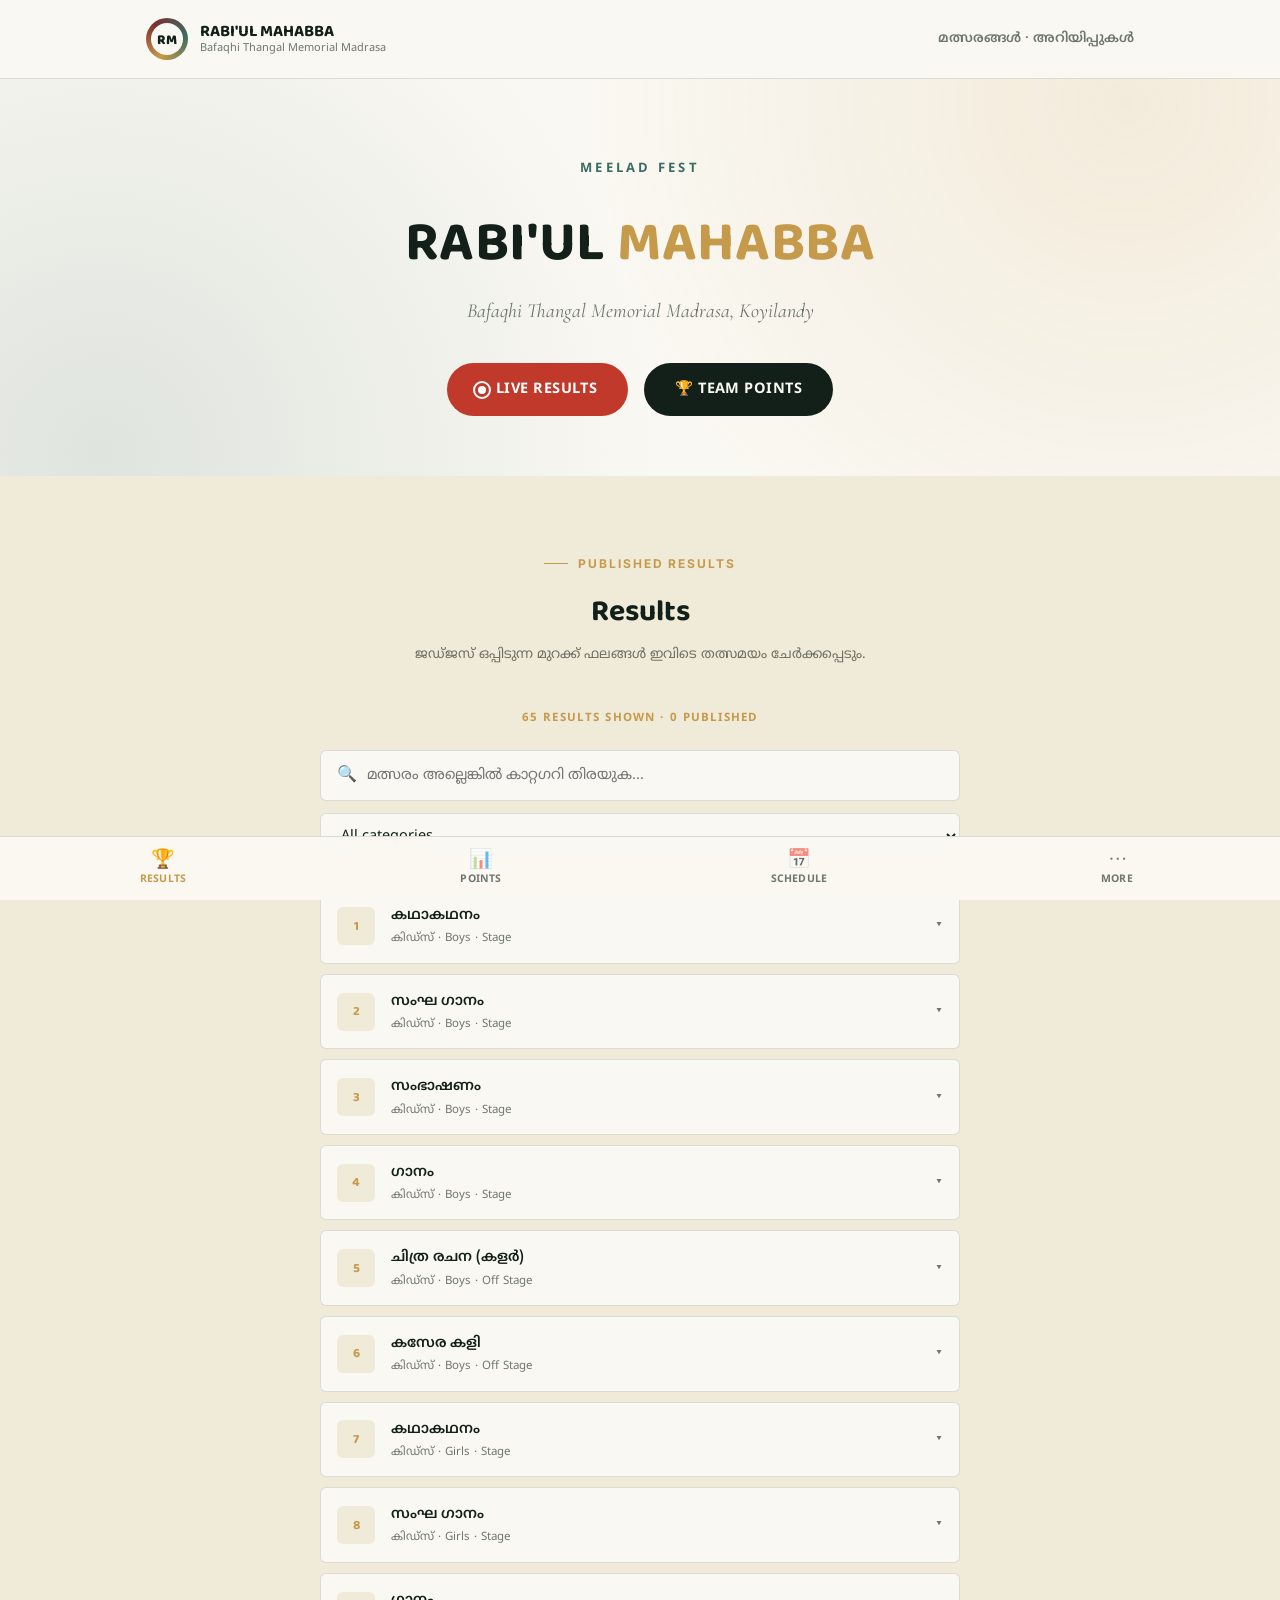
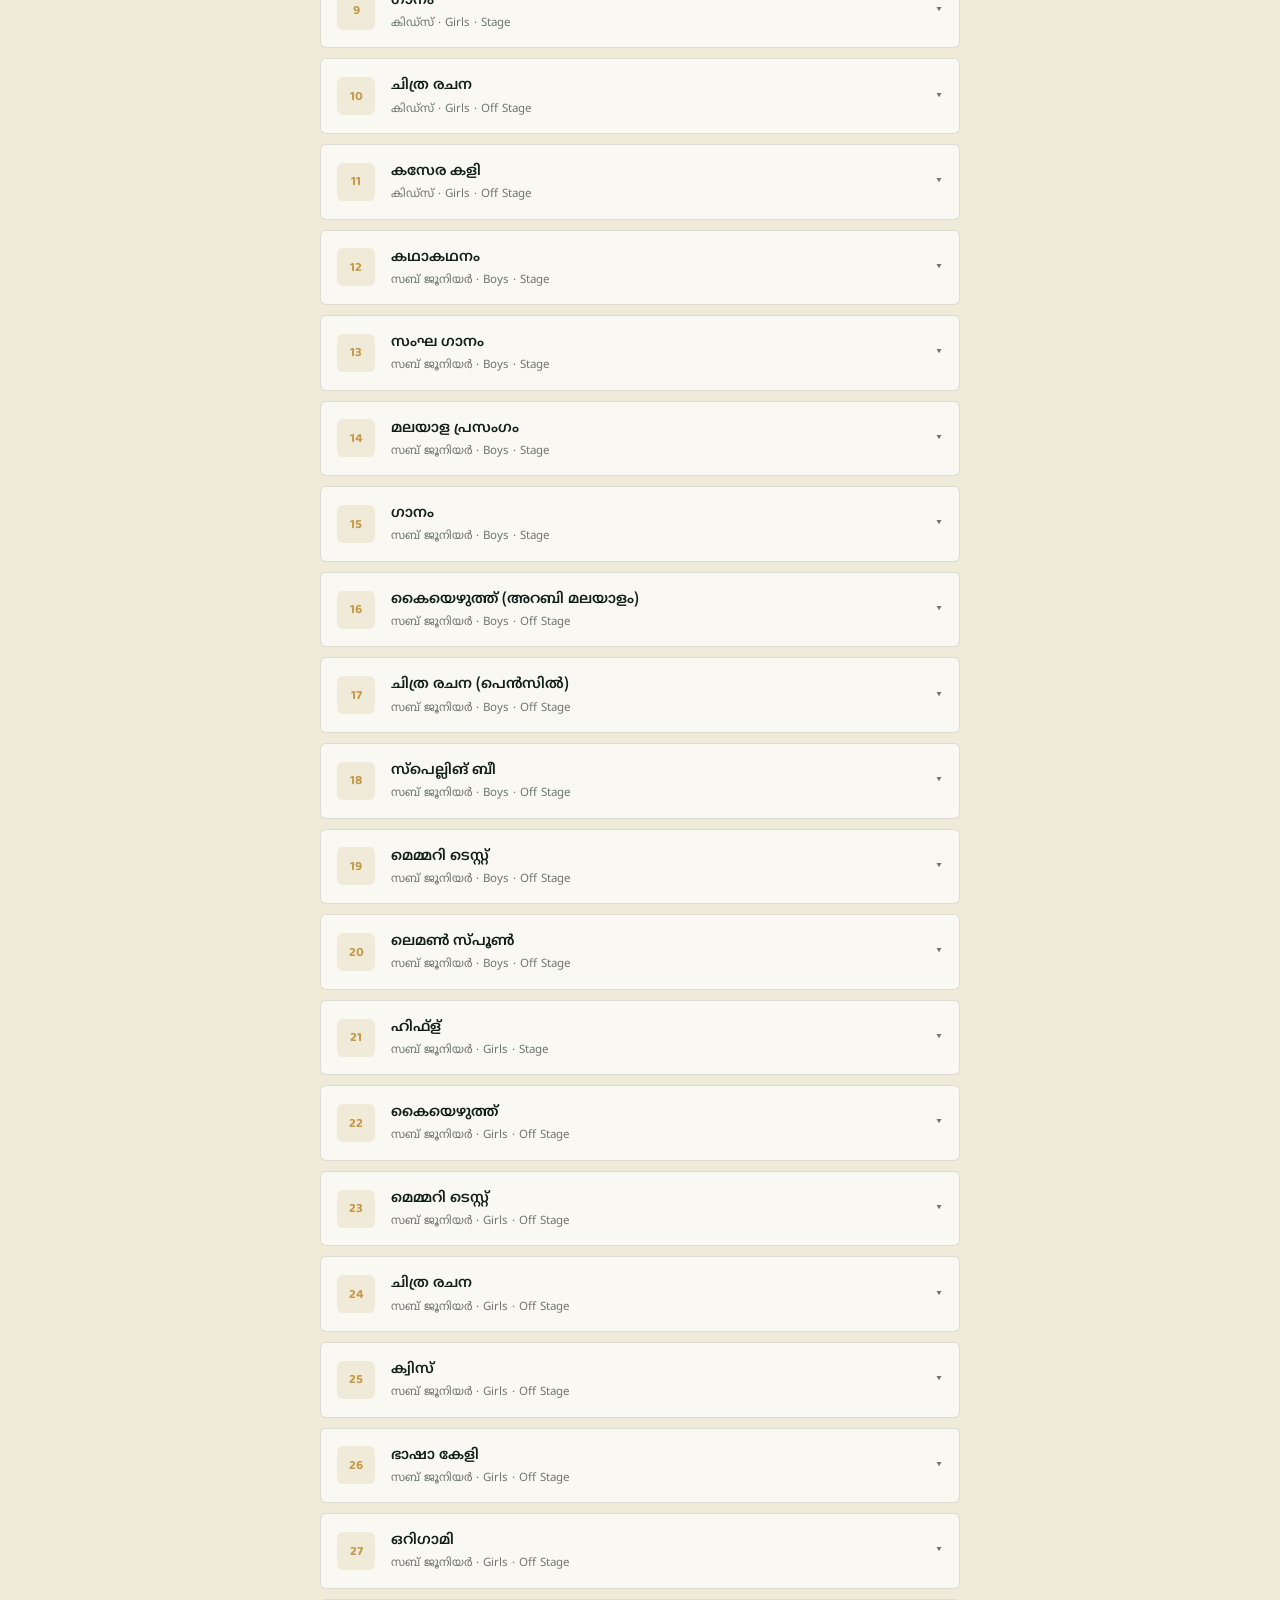
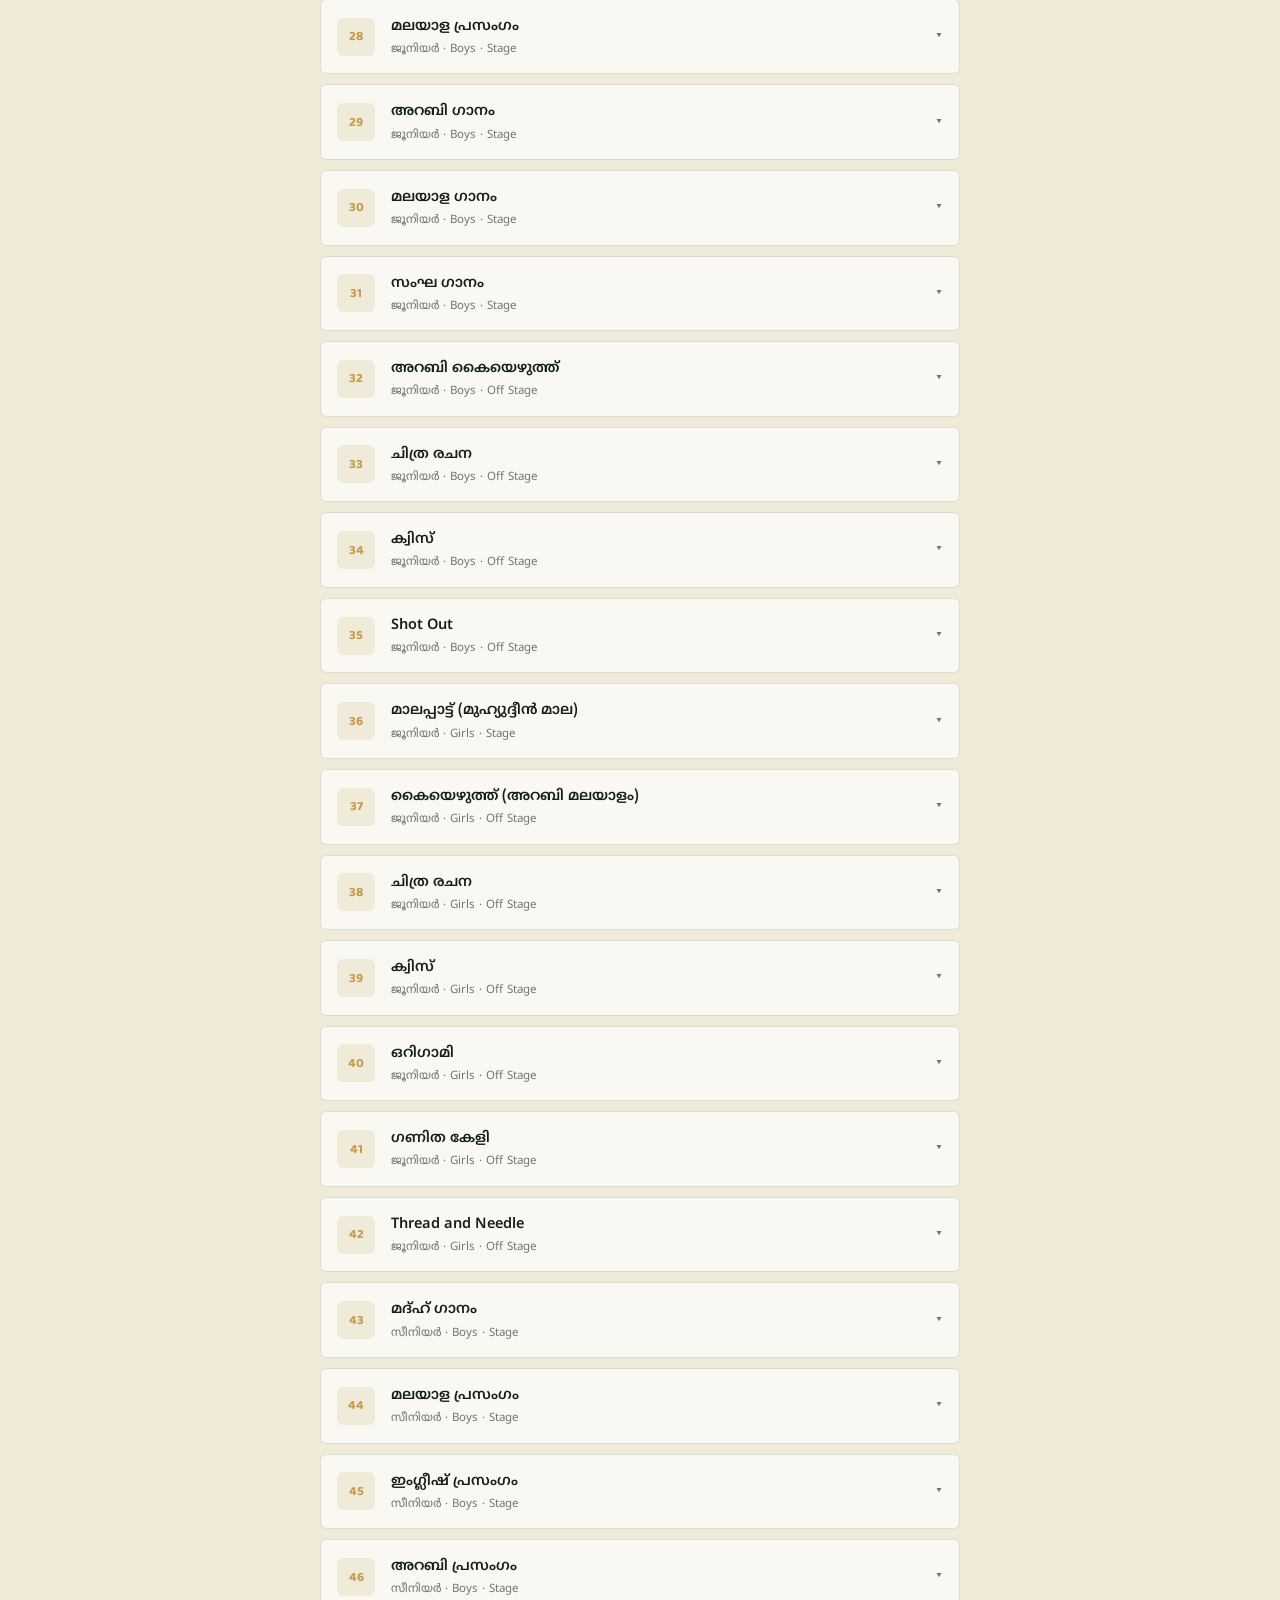
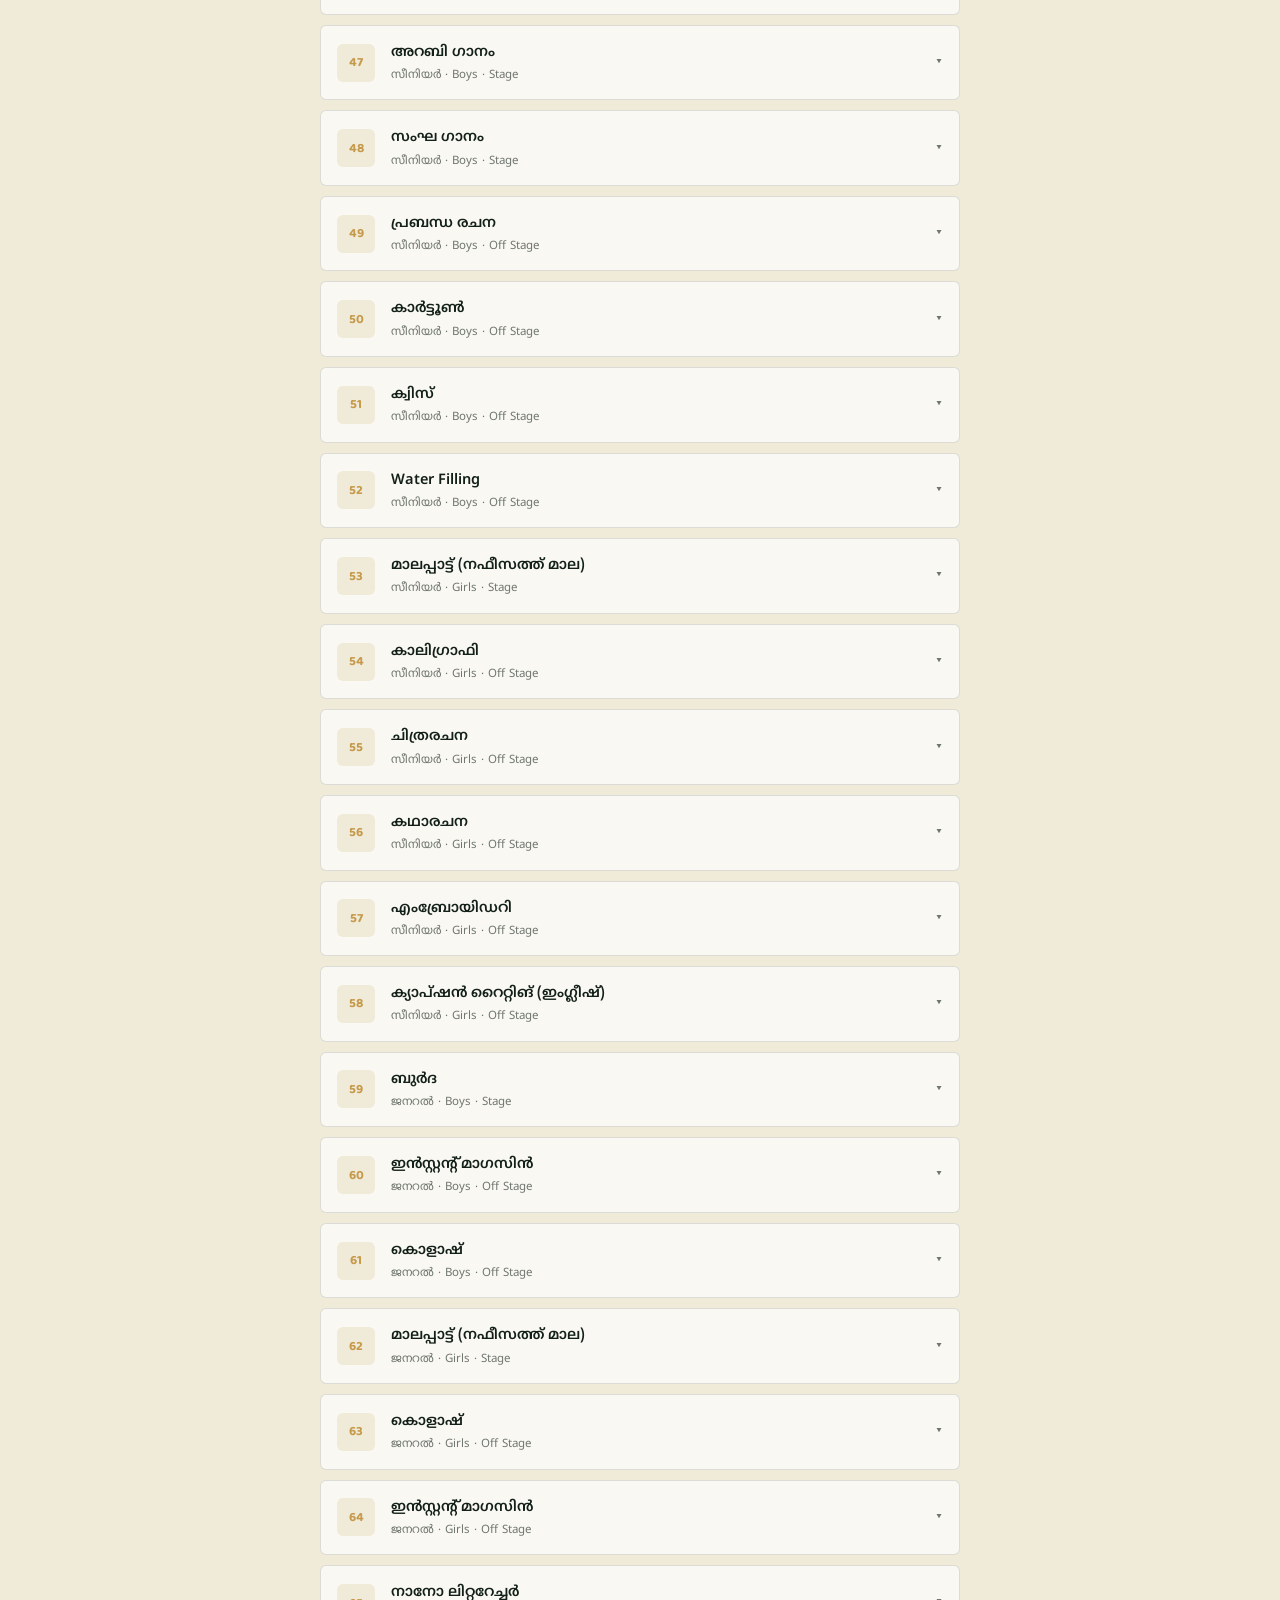
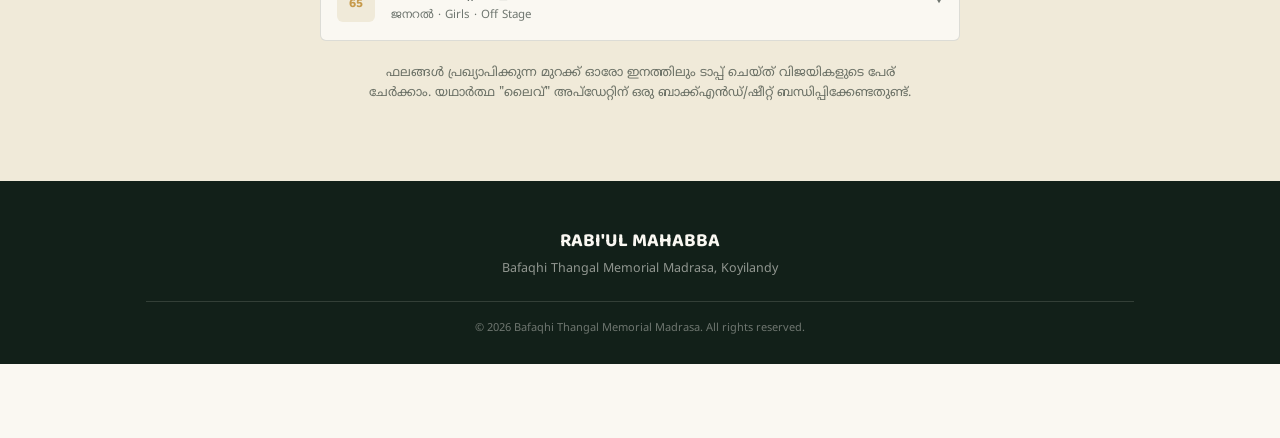
<file: rabiul-mahabba-koyilandy-2.html>
<!DOCTYPE html>
<html lang="ml">
<head>
<meta charset="UTF-8">
<meta name="viewport" content="width=device-width, initial-scale=1.0">
<title>RABI'UL MAHABBA — Bafaqhi Thangal Memorial Madrasa</title>
<link rel="preconnect" href="https://fonts.googleapis.com">
<link href="https://fonts.googleapis.com/css2?family=Baloo+Chettan+2:wght@500;600;700;800&family=Noto+Sans+Malayalam:wght@400;500;600;700&family=Cormorant+Garamond:ital,wght@0,500;1,500;1,600&family=Inter:wght@400;500;600;700&display=swap" rel="stylesheet">
<style>
  :root{
    --ink:#122019;
    --paper:#faf8f2;
    --paper-2:#f0ead9;
    --gold:#c69a4b;
    --gold-soft:#e3c583;
    --maroon:#7a3030;
    --teal:#3c6b64;
    --line: rgba(18,32,25,0.13);
    --muted: rgba(18,32,25,0.6);
    --live: #c0392b;
  }
  *{box-sizing:border-box; margin:0; padding:0;}
  html{scroll-behavior:smooth;}
  body{
    background:var(--paper); color:var(--ink);
    font-family:'Noto Sans Malayalam','Inter',sans-serif; line-height:1.6;
    padding-bottom:74px;
  }
  .tab-page{ display:none; }
  .tab-page.active{ display:block; }
  a{ color:inherit; text-decoration:none; }
  ul{ list-style:none; }
  .wrap{ max-width:1040px; margin:0 auto; padding:0 26px; }
  section{ padding:78px 0; }
  h1,h2,h3{ font-family:'Baloo Chettan 2', sans-serif; font-weight:700; }
  .eyebrow{
    font-family:'Inter'; font-size:12px; letter-spacing:0.16em; text-transform:uppercase;
    color:var(--gold); font-weight:700; display:flex; align-items:center; gap:10px; margin-bottom:12px;
  }
  .eyebrow::before{ content:""; width:24px; height:1px; background:var(--gold); }
  .section-head{ text-align:center; margin-bottom:44px; }
  .section-head h2{ font-size:30px; }

  /* ---------- HEADER ---------- */
  header{
    position:sticky; top:0; z-index:50; background:rgba(250,248,242,0.9); backdrop-filter:blur(10px);
    border-bottom:1px solid var(--line);
  }
  nav.wrap{ display:flex; align-items:center; justify-content:space-between; height:78px; gap:20px; }
  .brand-block{ display:flex; align-items:center; gap:12px; }
  .logo-mark{
    width:42px; height:42px; border-radius:50%; background:conic-gradient(from 200deg, var(--gold), var(--maroon), var(--teal), var(--gold));
    display:flex; align-items:center; justify-content:center; flex-shrink:0;
  }
  .logo-mark span{
    width:32px; height:32px; border-radius:50%; background:var(--paper);
    display:flex; align-items:center; justify-content:center; font-size:14px; font-weight:800; color:var(--ink);
    font-family:'Baloo Chettan 2';
  }
  .brand-text .name{ font-family:'Baloo Chettan 2'; font-size:16.5px; font-weight:700; line-height:1.15; }
  .brand-text .sub{ font-size:11px; color:var(--muted); }
  .navlinks{ display:flex; gap:26px; font-size:13.5px; font-weight:600; }
  .navlinks a{ color:var(--muted); }
  .navlinks a:hover{ color:var(--ink); }
  .menu-btn{ display:none; background:none; border:0; font-size:22px; cursor:pointer; color:var(--ink); }
  @media (max-width:820px){ .navlinks{ display:none; } .menu-btn{ display:block; } }

  /* ---------- HERO ---------- */
  .hero{
    text-align:center; padding:80px 0 60px;
    background:
      radial-gradient(circle at 88% 6%, rgba(198,154,75,0.14), transparent 45%),
      radial-gradient(circle at 8% 94%, rgba(60,107,100,0.14), transparent 45%);
  }
  .hero .kicker{ font-size:13px; letter-spacing:0.24em; text-transform:uppercase; color:var(--teal); font-weight:700; margin-bottom:16px; }
  .hero h1{ font-size:56px; letter-spacing:0.01em; margin-bottom:10px; }
  .hero h1 .accent{ color:var(--gold); }
  .hero .madrasa{
    font-family:'Cormorant Garamond', serif; font-style:italic; font-size:20px; color:var(--muted); margin-bottom:36px;
  }
  .hero-actions{ display:flex; justify-content:center; gap:16px; flex-wrap:wrap; }
  .pill-btn{
    display:flex; align-items:center; gap:10px; padding:16px 30px; border-radius:40px; font-weight:700;
    font-size:14.5px; letter-spacing:0.03em; cursor:pointer; border:1px solid transparent;
    font-family:inherit; outline:none;
  }
  .pill-btn.live{ background:var(--live); color:#fff; }
  .pill-btn.points{ background:var(--ink); color:var(--paper); }
  .pulse-dot{
    width:8px; height:8px; border-radius:50%; background:#fff; position:relative;
  }
  .pulse-dot::after{
    content:""; position:absolute; inset:-5px; border-radius:50%; border:2px solid #fff;
    animation:pulse 1.6s ease-out infinite;
  }
  @keyframes pulse{ 0%{ transform:scale(0.5); opacity:0.9;} 100%{ transform:scale(1.8); opacity:0;} }

  /* ---------- TEAM POINTS ---------- */
  .points-board{ max-width:640px; margin:0 auto; }
  .team-row{ margin-bottom:22px; }
  .team-row .t-top{ display:flex; justify-content:space-between; align-items:baseline; margin-bottom:8px; }
  .team-row .t-name{ font-size:16.5px; font-weight:700; display:flex; align-items:center; gap:10px; }
  .rank-badge{
    width:24px; height:24px; border-radius:50%; background:var(--paper-2); color:var(--ink);
    display:inline-flex; align-items:center; justify-content:center; font-size:11.5px; font-weight:800;
    border:1px solid var(--line);
  }
  .team-row.rank-1 .rank-badge{ background:var(--gold); color:#fff; border-color:var(--gold); }
  .team-row .t-score{ font-family:'Baloo Chettan 2'; font-weight:700; font-size:19px; }
  .bar-track{ height:12px; border-radius:8px; background:var(--paper-2); overflow:hidden; }
  .bar-fill{ height:100%; border-radius:8px; }
  .points-note{ text-align:center; font-size:12.5px; color:var(--muted); margin-top:26px; }

  /* ---------- LIVE RESULTS ---------- */
  .results-count{
    text-align:center; font-size:11.5px; letter-spacing:0.1em; font-weight:700; color:var(--gold);
    margin-bottom:22px; text-transform:uppercase;
  }
  .results-toolbar{
    max-width:640px; margin:0 auto 28px; display:flex; flex-direction:column; gap:12px;
  }
  .search-box{
    display:flex; align-items:center; gap:10px; background:var(--paper); border:1px solid var(--line);
    border-radius:6px; padding:12px 16px;
  }
  .search-box input{
    flex:1; border:0; background:transparent; font-family:inherit; font-size:14.5px; color:var(--ink); outline:none;
  }
  #catFilter{
    width:100%; padding:12px 16px; border:1px solid var(--line); border-radius:6px; background:var(--paper);
    font-family:'Noto Sans Malayalam'; font-size:14.5px; color:var(--ink);
  }
  .results-list{ max-width:640px; margin:0 auto; display:flex; flex-direction:column; gap:10px; }
  .result-card{
    background:var(--paper); border:1px solid var(--line); border-radius:6px; overflow:hidden;
  }
  .result-card .rc-head{
    display:flex; align-items:center; gap:16px; padding:15px 16px; cursor:pointer;
  }
  .rc-num{
    width:38px; height:38px; flex-shrink:0; border-radius:6px; background:var(--paper-2);
    display:flex; align-items:center; justify-content:center; font-family:'Baloo Chettan 2'; font-weight:700;
    font-size:13px; color:var(--gold);
  }
  .rc-title{ flex:1; }
  .rc-title .rc-name{ font-weight:600; font-size:14.5px; }
  .rc-title .rc-cat{ font-size:11.5px; color:var(--muted); margin-top:2px; }
  .rc-chev{ font-size:12px; color:var(--muted); transition:transform .2s; }
  .result-card.open .rc-chev{ transform:rotate(180deg); }
  .rc-body{
    display:none; padding:0 16px 16px 70px; font-size:13px; color:var(--muted);
    border-top:1px solid var(--line);
  }
  .result-card.open .rc-body{ display:block; padding-top:14px; }
  .rc-body .rc-win{ font-weight:600; color:var(--ink); }
  .results-note{ text-align:center; font-size:12.5px; color:var(--muted); margin-top:22px; max-width:560px; margin-left:auto; margin-right:auto; }
  .no-results{ text-align:center; padding:30px; color:var(--muted); font-size:13.5px; }

  /* ---------- ANNOUNCEMENTS ---------- */
  .ann-list{ max-width:680px; margin:0 auto; display:flex; flex-direction:column; gap:16px; }
  .ann-item{
    display:grid; grid-template-columns:80px 1fr; gap:18px; padding:18px 0; border-bottom:1px solid var(--line);
  }
  .ann-item .a-date{ font-size:12px; color:var(--gold); font-weight:700; }
  .ann-item h4{ font-size:15.5px; font-weight:600; margin-bottom:4px; }
  .ann-item p{ font-size:13px; color:var(--muted); }

  /* ---------- PROGRAMS ---------- */
  .prog-grid{ max-width:760px; margin:0 auto; display:flex; flex-direction:column; gap:0; }
  .prog-item{
    display:flex; align-items:center; gap:20px; padding:18px 0; border-bottom:1px solid var(--line);
  }
  .prog-time{ font-family:'Baloo Chettan 2'; font-weight:700; color:var(--gold); font-size:14.5px; width:90px; flex-shrink:0; }
  .prog-item h4{ font-size:15.5px; font-weight:600; }
  .prog-item span{ font-size:12.5px; color:var(--muted); }

  /* ---------- FOOTER ---------- */
  footer{ background:var(--ink); color:var(--paper); padding:44px 0 26px; text-align:center; }
  footer .f-brand{ font-family:'Baloo Chettan 2'; font-size:19px; font-weight:700; margin-bottom:4px; }
  footer .f-sub{ font-size:12.5px; color:rgba(250,248,242,0.55); margin-bottom:22px; }
  footer .f-line{ border-top:1px solid rgba(250,248,242,0.14); padding-top:18px; font-size:11px; color:rgba(250,248,242,0.4); }

  /* ---------- COMPETITIONS ---------- */
  .comp-controls{
    max-width:520px; margin:0 auto 40px; display:flex; flex-direction:column; gap:12px;
  }
  #compCatFilter{
    width:100%; padding:14px 18px; border:1px solid var(--line); border-radius:8px; background:var(--paper);
    font-family:'Noto Sans Malayalam'; font-size:15px; font-weight:600; color:var(--ink);
    appearance:none; -webkit-appearance:none;
    background-image:url("data:image/svg+xml,%3Csvg xmlns='http://www.w3.org/2000/svg' width='14' height='9'%3E%3Cpath d='M1 1l6 6 6-6' stroke='%23c69a4b' stroke-width='2' fill='none'/%3E%3C/svg%3E");
    background-repeat:no-repeat; background-position:right 18px center;
  }
  .gender-toggle{
    display:flex; background:var(--paper-2); border-radius:8px; padding:4px; gap:4px;
  }
  .gender-toggle button{
    flex:1; padding:10px; border:0; border-radius:6px; background:transparent; cursor:pointer;
    font-family:'Noto Sans Malayalam'; font-size:14px; font-weight:600; color:var(--muted);
  }
  .gender-toggle button.active{ background:var(--paper); color:var(--ink); box-shadow:0 1px 4px rgba(0,0,0,0.08); }

  .cat-panel{ display:none; }
  .cat-panel.active{ display:block; }
  .gender-cols{ display:grid; grid-template-columns:1fr 1fr; gap:22px; }
  .gender-col{
    background:var(--paper); border:1px solid var(--line); border-radius:10px; padding:22px 20px; position:relative;
    border-top:3px solid var(--gold);
  }
  .gender-col.girls{ border-top-color:var(--maroon); }
  .gender-col h3{
    font-size:15.5px; margin-bottom:16px; padding-bottom:12px; border-bottom:1px solid var(--line);
    display:flex; align-items:center; gap:8px;
  }
  .gender-col .g-count{
    margin-left:auto; font-size:11px; font-weight:700; color:var(--gold); background:var(--paper-2);
    padding:3px 9px; border-radius:20px;
  }
  .gender-col.girls .g-count{ color:var(--maroon); }
  .stage-block{ margin-bottom:18px; }
  .stage-block:last-child{ margin-bottom:0; }
  .stage-block .sb-lab{
    font-size:10.5px; letter-spacing:0.09em; text-transform:uppercase; font-weight:800; margin-bottom:10px;
    display:inline-block; padding:2px 9px; border-radius:4px; background:rgba(60,107,100,0.12); color:var(--teal);
  }
  .stage-block.off .sb-lab{ background:rgba(122,48,48,0.1); color:var(--maroon); }
  .chip-list{ display:flex; flex-wrap:wrap; gap:8px; }
  .chip{
    font-size:12.5px; padding:6px 12px; border:1px solid var(--line); border-radius:20px; background:var(--paper-2);
  }
  @media (max-width:700px){ .gender-cols{ grid-template-columns:1fr; gap:18px; } }

  /* ---------- BOTTOM NAV ---------- */
  .bottom-nav{
    position:fixed; left:0; right:0; bottom:0; z-index:60;
    background:rgba(250,248,242,0.96); backdrop-filter:blur(10px);
    border-top:1px solid var(--line);
    display:flex; padding:6px 4px calc(6px + env(safe-area-inset-bottom,0px));
  }
  .bn-btn{
    flex:1; background:none; border:0; display:flex; flex-direction:column; align-items:center; gap:3px;
    padding:8px 4px; cursor:pointer; color:var(--muted); font-family:'Noto Sans Malayalam';
  }
  .bn-btn .bn-icon{ font-size:19px; line-height:1; }
  .bn-btn .bn-label{ font-size:10.5px; font-weight:700; letter-spacing:0.02em; }
  .bn-btn.active{ color:var(--gold); }

  /* ---------- MORE PAGE ---------- */
  .more-menu{ max-width:640px; margin:0 auto 50px; display:flex; flex-direction:column; gap:10px; }
  .more-link{
    display:flex; align-items:center; gap:14px; padding:16px 18px; background:var(--paper-2);
    border-radius:8px; font-weight:600; font-size:14.5px; cursor:pointer;
  }
  .more-link .mi{ font-size:18px; }
  .more-link .mc{ margin-left:auto; color:var(--muted); }
  .more-section{ display:none; margin-top:10px; }
  .more-section.open{ display:block; }
</style>
</head>

<body>

<header>
  <nav class="wrap">
    <div class="brand-block">
      <div class="logo-mark"><span>RM</span></div>
      <div class="brand-text">
        <div class="name">RABI'UL MAHABBA</div>
        <div class="sub">Bafaqhi Thangal Memorial Madrasa</div>
      </div>
    </div>
    <div class="navlinks">
      <a href="javascript:void(0)" onclick="showTab('more')">മത്സരങ്ങൾ · അറിയിപ്പുകൾ</a>
    </div>
    <button class="menu-btn">☰</button>
  </nav>
</header>

<!-- ================= HERO ================= -->
<section class="hero">
  <div class="wrap">
    <div class="kicker">Meelad Fest</div>
    <h1>RABI'UL <span class="accent">MAHABBA</span></h1>
    <div class="madrasa">Bafaqhi Thangal Memorial Madrasa, Koyilandy</div>
    <div class="hero-actions">
      <button class="pill-btn live" onclick="showTab('results')"><span class="pulse-dot"></span> LIVE RESULTS</button>
      <button class="pill-btn points" onclick="showTab('points')">🏆 TEAM POINTS</button>
    </div>
  </div>
</section>

<!-- ================= MORE (Competitions + Announcements) ================= -->
<section id="page-more" class="tab-page" style="background:var(--paper-2);">
  <div class="wrap">
    <div class="section-head">
      <div class="eyebrow" style="justify-content:center;">More</div>
      <h2>മത്സര ഇനങ്ങളും അറിയിപ്പുകളും</h2>
    </div>

    <h3 style="text-align:center; font-size:19px; margin-bottom:18px;">🏅 മത്സര ഇനങ്ങൾ</h3>
    <div class="comp-controls">
      <select id="compCatFilter">
        <option value="kiddies">🟢 കിഡ്സ് (1&2 ക്ലാസ്)</option>
        <option value="subjunior">🟡 സബ് ജൂനിയർ (3&4 ക്ലാസ്)</option>
        <option value="junior">🟠 ജൂനിയർ (5,6,7 ക്ലാസ്)</option>
        <option value="senior">🔴 സീനിയർ (8-10,+1,+2 ക്ലാസ്)</option>
        <option value="general">⚪ ജനറൽ</option>
      </select>
      <div class="gender-toggle" id="genderToggle">
        <button class="active" data-g="all">എല്ലാം</button>
        <button data-g="boys">👦 Boys</button>
        <button data-g="girls">👧 Girls</button>
      </div>
    </div>

    <!-- KIDDIES -->
    <div class="cat-panel active" data-cat="kiddies">
      <div class="gender-cols">
        <div class="gender-col" data-g="boys">
          <h3>👦 Boys</h3>
          <div class="stage-block"><div class="sb-lab">Stage</div>
            <div class="chip-list"><span class="chip">കഥാകഥനം</span><span class="chip">സംഘ ഗാനം</span><span class="chip">സംഭാഷണം</span><span class="chip">ഗാനം</span></div>
          </div>
          <div class="stage-block off"><div class="sb-lab">Off Stage</div>
            <div class="chip-list"><span class="chip">ചിത്ര രചന (കളർ)</span><span class="chip">കസേര കളി</span></div>
          </div>
        </div>
        <div class="gender-col girls" data-g="girls">
          <h3>👧 Girls</h3>
          <div class="stage-block"><div class="sb-lab">Stage</div>
            <div class="chip-list"><span class="chip">കഥാകഥനം</span><span class="chip">സംഘ ഗാനം</span><span class="chip">ഗാനം</span></div>
          </div>
          <div class="stage-block off"><div class="sb-lab">Off Stage</div>
            <div class="chip-list"><span class="chip">ചിത്ര രചന</span><span class="chip">കസേര കളി</span></div>
          </div>
        </div>
      </div>
    </div>

    <!-- SUB JUNIOR -->
    <div class="cat-panel" data-cat="subjunior">
      <div class="gender-cols">
        <div class="gender-col" data-g="boys">
          <h3>👦 Boys</h3>
          <div class="stage-block"><div class="sb-lab">Stage</div>
            <div class="chip-list"><span class="chip">കഥാകഥനം</span><span class="chip">സംഘ ഗാനം</span><span class="chip">മലയാള പ്രസംഗം</span><span class="chip">ഗാനം</span></div>
          </div>
          <div class="stage-block off"><div class="sb-lab">Off Stage</div>
            <div class="chip-list"><span class="chip">കൈയെഴുത്ത് (അറബി മലയാളം)</span><span class="chip">ചിത്ര രചന (പെൻസിൽ)</span><span class="chip">സ്പെല്ലിങ് ബീ</span><span class="chip">മെമ്മറി ടെസ്റ്റ്</span><span class="chip">ലെമൺ സ്പൂൺ</span></div>
          </div>
        </div>
        <div class="gender-col girls" data-g="girls">
          <h3>👧 Girls</h3>
          <div class="stage-block"><div class="sb-lab">Stage</div>
            <div class="chip-list"><span class="chip">ഹിഫ്ള്</span></div>
          </div>
          <div class="stage-block off"><div class="sb-lab">Off Stage</div>
            <div class="chip-list"><span class="chip">കൈയെഴുത്ത്</span><span class="chip">മെമ്മറി ടെസ്റ്റ്</span><span class="chip">ചിത്ര രചന</span><span class="chip">ക്വിസ്</span><span class="chip">ഭാഷാ കേളി</span><span class="chip">ഒറിഗാമി</span></div>
          </div>
        </div>
      </div>
    </div>

    <!-- JUNIOR -->
    <div class="cat-panel" data-cat="junior">
      <div class="gender-cols">
        <div class="gender-col" data-g="boys">
          <h3>👦 Boys</h3>
          <div class="stage-block"><div class="sb-lab">Stage</div>
            <div class="chip-list"><span class="chip">മലയാള പ്രസംഗം</span><span class="chip">അറബി ഗാനം</span><span class="chip">മലയാള ഗാനം</span><span class="chip">സംഘ ഗാനം</span></div>
          </div>
          <div class="stage-block off"><div class="sb-lab">Off Stage</div>
            <div class="chip-list"><span class="chip">അറബി കൈയെഴുത്ത്</span><span class="chip">ചിത്ര രചന</span><span class="chip">ക്വിസ്</span><span class="chip">Shot Out</span></div>
          </div>
        </div>
        <div class="gender-col girls" data-g="girls">
          <h3>👧 Girls</h3>
          <div class="stage-block"><div class="sb-lab">Stage</div>
            <div class="chip-list"><span class="chip">മാലപ്പാട്ട് (മുഹ്യുദ്ദീൻ മാല)</span></div>
          </div>
          <div class="stage-block off"><div class="sb-lab">Off Stage</div>
            <div class="chip-list"><span class="chip">കൈയെഴുത്ത് (അറബി മലയാളം)</span><span class="chip">ചിത്ര രചന</span><span class="chip">ക്വിസ്</span><span class="chip">ഒറിഗാമി</span><span class="chip">ഗണിത കേളി</span><span class="chip">Thread and Needle</span></div>
          </div>
        </div>
      </div>
    </div>

    <!-- SENIOR -->
    <div class="cat-panel" data-cat="senior">
      <div class="gender-cols">
        <div class="gender-col" data-g="boys">
          <h3>👦 Boys</h3>
          <div class="stage-block"><div class="sb-lab">Stage</div>
            <div class="chip-list"><span class="chip">മദ്ഹ് ഗാനം</span><span class="chip">മലയാള പ്രസംഗം</span><span class="chip">ഇംഗ്ലീഷ് പ്രസംഗം</span><span class="chip">അറബി പ്രസംഗം</span><span class="chip">അറബി ഗാനം</span><span class="chip">സംഘ ഗാനം</span></div>
          </div>
          <div class="stage-block off"><div class="sb-lab">Off Stage</div>
            <div class="chip-list"><span class="chip">പ്രബന്ധ രചന</span><span class="chip">കാർട്ടൂൺ</span><span class="chip">ക്വിസ്</span><span class="chip">Water Filling</span></div>
          </div>
        </div>
        <div class="gender-col girls" data-g="girls">
          <h3>👧 Girls</h3>
          <div class="stage-block"><div class="sb-lab">Stage</div>
            <div class="chip-list"><span class="chip">മാലപ്പാട്ട് (നഫീസത്ത് മാല)</span></div>
          </div>
          <div class="stage-block off"><div class="sb-lab">Off Stage</div>
            <div class="chip-list"><span class="chip">കാലിഗ്രാഫി</span><span class="chip">ചിത്രരചന</span><span class="chip">കഥാരചന</span><span class="chip">എംബ്രോയിഡറി</span><span class="chip">ക്യാപ്ഷൻ റൈറ്റിങ് (ഇംഗ്ലീഷ്)</span></div>
          </div>
        </div>
      </div>
    </div>

    <!-- GENERAL -->
    <div class="cat-panel" data-cat="general">
      <div class="gender-cols">
        <div class="gender-col" data-g="boys">
          <h3>👦 Boys</h3>
          <div class="stage-block"><div class="sb-lab">Stage</div>
            <div class="chip-list"><span class="chip">ബുർദ</span></div>
          </div>
          <div class="stage-block off"><div class="sb-lab">Off Stage</div>
            <div class="chip-list"><span class="chip">ഇൻസ്റ്റന്റ് മാഗസിൻ</span><span class="chip">കൊളാഷ്</span></div>
          </div>
        </div>
        <div class="gender-col girls" data-g="girls">
          <h3>👧 Girls</h3>
          <div class="stage-block"><div class="sb-lab">Stage</div>
            <div class="chip-list"><span class="chip">മാലപ്പാട്ട് (നഫീസത്ത് മാല)</span></div>
          </div>
          <div class="stage-block off"><div class="sb-lab">Off Stage</div>
            <div class="chip-list"><span class="chip">കൊളാഷ്</span><span class="chip">ഇൻസ്റ്റന്റ് മാഗസിൻ</span><span class="chip">നാനോ ലിറ്ററേച്ചർ</span></div>
          </div>
        </div>
      </div>
    </div>

    <h3 style="text-align:center; font-size:19px; margin:44px 0 18px;">📢 Latest Announcements</h3>
    <div class="ann-list">
      <div class="ann-item">
        <div class="a-date">[തീയതി]</div>
        <div><h4>[അറിയിപ്പിന്റെ തലക്കെട്ട്]</h4><p>[അറിയിപ്പിന്റെ വിശദാംശം ഇവിടെ ചേർക്കുക]</p></div>
      </div>
      <div class="ann-item">
        <div class="a-date">[തീയതി]</div>
        <div><h4>[അറിയിപ്പിന്റെ തലക്കെട്ട്]</h4><p>[അറിയിപ്പിന്റെ വിശദാംശം ഇവിടെ ചേർക്കുക]</p></div>
      </div>
    </div>

    <div style="text-align:center; margin-top:44px; padding-top:24px; border-top:1px solid var(--line); font-size:12.5px; color:var(--muted);">
      RABI'UL MAHABBA · Bafaqhi Thangal Memorial Madrasa, Koyilandy
    </div>
  </div>
</section>

<!-- ================= TEAM POINTS ================= -->
<section id="page-points" class="tab-page">
  <div class="wrap">
    <div class="section-head">
      <div class="eyebrow" style="justify-content:center;">Standings</div>
      <h2>ടീം പോയിന്റ്സ്</h2>
    </div>
    <div class="points-board">

      <div class="team-row rank-1">
        <div class="t-top">
          <div class="t-name"><span class="rank-badge">1</span> Baithul Hikma</div>
          <div class="t-score">420</div>
        </div>
        <div class="bar-track"><div class="bar-fill" style="width:100%; background:var(--gold);"></div></div>
      </div>

      <div class="team-row">
        <div class="t-top">
          <div class="t-name"><span class="rank-badge">2</span> Baithur Rahma</div>
          <div class="t-score">398</div>
        </div>
        <div class="bar-track"><div class="bar-fill" style="width:94.7%; background:var(--teal);"></div></div>
      </div>

    </div>
    <div class="points-note">കൂടുതൽ ടീമുകൾ ചേർത്ത് ഈ ലിസ്റ്റ് അപ്ഡേറ്റ് ചെയ്യാം. പോയിന്റ് മാറുന്ന മുറക്ക് ഇവിടെ update ചെയ്യണം.</div>
  </div>
</section>

<!-- ================= LIVE RESULTS ================= -->
<section id="page-results" class="tab-page active" style="background:var(--paper-2);">
  <div class="wrap">
    <div class="section-head">
      <div class="eyebrow" style="justify-content:center;">Published Results</div>
      <h2>Results</h2>
      <p style="text-align:center; font-size:13.5px; color:var(--muted); max-width:480px; margin:10px auto 0;">
        ജഡ്ജസ് ഒപ്പിടുന്ന മുറക്ക് ഫലങ്ങൾ ഇവിടെ തത്സമയം ചേർക്കപ്പെടും.
      </p>
    </div>

    <div class="results-count" id="resultsCount">0 RESULTS PUBLISHED</div>

    <div class="results-toolbar">
      <div class="search-box">
        <span>🔍</span>
        <input type="text" id="searchInput" placeholder="മത്സരം അല്ലെങ്കിൽ കാറ്റഗറി തിരയുക...">
      </div>
      <select id="catFilter">
        <option value="all">All categories</option>
        <option value="kiddies">കിഡ്സ് (1&2)</option>
        <option value="subjunior">സബ് ജൂനിയർ (3&4)</option>
        <option value="junior">ജൂനിയർ (5,6,7)</option>
        <option value="senior">സീനിയർ (8-10,+1,+2)</option>
        <option value="general">ജനറൽ</option>
      </select>
    </div>

    <div id="resultsList" class="results-list"></div>
    <div class="results-note">ഫലങ്ങൾ പ്രഖ്യാപിക്കുന്ന മുറക്ക് ഓരോ ഇനത്തിലും ടാപ്പ് ചെയ്ത് വിജയികളുടെ പേര് ചേർക്കാം. യഥാർത്ഥ "ലൈവ്" അപ്ഡേറ്റിന് ഒരു ബാക്ക്എൻഡ്/ഷീറ്റ് ബന്ധിപ്പിക്കേണ്ടതുണ്ട്.</div>
  </div>
</section>

<!-- ================= SCHEDULE ================= -->
<section id="page-schedule" class="tab-page">
  <div class="wrap">
    <div class="section-head">
      <div class="eyebrow" style="justify-content:center;">Coming Up</div>
      <h2>Schedule</h2>
    </div>
    <div class="prog-grid">
      <div class="prog-item">
        <div class="prog-time">[സമയം]</div>
        <div><h4>[പ്രോഗ്രാമിന്റെ പേര്]</h4><span>[വിവരണം]</span></div>
      </div>
      <div class="prog-item">
        <div class="prog-time">[സമയം]</div>
        <div><h4>[പ്രോഗ്രാമിന്റെ പേര്]</h4><span>[വിവരണം]</span></div>
      </div>
      <div class="prog-item">
        <div class="prog-time">[സമയം]</div>
        <div><h4>[പ്രോഗ്രാമിന്റെ പേര്]</h4><span>[വിവരണം]</span></div>
      </div>
    </div>
  </div>
</section>

<footer>
  <div class="wrap">
    <div class="f-brand">RABI'UL MAHABBA</div>
    <div class="f-sub">Bafaqhi Thangal Memorial Madrasa, Koyilandy</div>
    <div class="f-line">© 2026 Bafaqhi Thangal Memorial Madrasa. All rights reserved.</div>
  </div>
</footer>

<nav class="bottom-nav">
  <button class="bn-btn active" data-tab="results"><span class="bn-icon">🏆</span><span class="bn-label">RESULTS</span></button>
  <button class="bn-btn" data-tab="points"><span class="bn-icon">📊</span><span class="bn-label">POINTS</span></button>
  <button class="bn-btn" data-tab="schedule"><span class="bn-icon">📅</span><span class="bn-label">SCHEDULE</span></button>
  <button class="bn-btn" data-tab="more"><span class="bn-icon">⋯</span><span class="bn-label">MORE</span></button>
</nav>

<script>
  function showTab(name){
    document.querySelectorAll('.tab-page').forEach(p => p.classList.toggle('active', p.id === 'page-' + name));
    document.querySelectorAll('.bn-btn').forEach(b => b.classList.toggle('active', b.dataset.tab === name));
    window.scrollTo({ top: 0, behavior: 'smooth' });
  }
  document.querySelectorAll('.bn-btn').forEach(btn => {
    btn.addEventListener('click', () => showTab(btn.dataset.tab));
  });

  // Competitions: category dropdown
  const compCatFilter = document.getElementById('compCatFilter');
  compCatFilter.addEventListener('change', () => {
    const cat = compCatFilter.value;
    document.querySelectorAll('.cat-panel').forEach(p => p.classList.toggle('active', p.dataset.cat === cat));
  });

  // Competitions: gender toggle (All / Boys / Girls)
  document.querySelectorAll('#genderToggle button').forEach(btn => {
    btn.addEventListener('click', () => {
      document.querySelectorAll('#genderToggle button').forEach(b => b.classList.toggle('active', b === btn));
      const g = btn.dataset.g;
      document.querySelectorAll('.gender-col').forEach(col => {
        col.style.display = (g === 'all' || col.dataset.g === g) ? '' : 'none';
      });
    });
  });

  // Competitions: show chip count per gender column
  document.querySelectorAll('.gender-col').forEach(col => {
    const count = col.querySelectorAll('.chip').length;
    const h3 = col.querySelector('h3');
    const span = document.createElement('span');
    span.className = 'g-count';
    span.textContent = count + ' ഇനങ്ങൾ';
    h3.appendChild(span);
  });

  // ===== RESULTS DATA =====
  const catLabels = { kiddies:'കിഡ്സ്', subjunior:'സബ് ജൂനിയർ', junior:'ജൂനിയർ', senior:'സീനിയർ', general:'ജനറൽ' };
  const resultsData = [
    // Kiddies
    {cat:'kiddies', gender:'Boys', type:'Stage', name:'കഥാകഥനം'},
    {cat:'kiddies', gender:'Boys', type:'Stage', name:'സംഘ ഗാനം'},
    {cat:'kiddies', gender:'Boys', type:'Stage', name:'സംഭാഷണം'},
    {cat:'kiddies', gender:'Boys', type:'Stage', name:'ഗാനം'},
    {cat:'kiddies', gender:'Boys', type:'Off Stage', name:'ചിത്ര രചന (കളർ)'},
    {cat:'kiddies', gender:'Boys', type:'Off Stage', name:'കസേര കളി'},
    {cat:'kiddies', gender:'Girls', type:'Stage', name:'കഥാകഥനം'},
    {cat:'kiddies', gender:'Girls', type:'Stage', name:'സംഘ ഗാനം'},
    {cat:'kiddies', gender:'Girls', type:'Stage', name:'ഗാനം'},
    {cat:'kiddies', gender:'Girls', type:'Off Stage', name:'ചിത്ര രചന'},
    {cat:'kiddies', gender:'Girls', type:'Off Stage', name:'കസേര കളി'},
    // Sub Junior
    {cat:'subjunior', gender:'Boys', type:'Stage', name:'കഥാകഥനം'},
    {cat:'subjunior', gender:'Boys', type:'Stage', name:'സംഘ ഗാനം'},
    {cat:'subjunior', gender:'Boys', type:'Stage', name:'മലയാള പ്രസംഗം'},
    {cat:'subjunior', gender:'Boys', type:'Stage', name:'ഗാനം'},
    {cat:'subjunior', gender:'Boys', type:'Off Stage', name:'കൈയെഴുത്ത് (അറബി മലയാളം)'},
    {cat:'subjunior', gender:'Boys', type:'Off Stage', name:'ചിത്ര രചന (പെൻസിൽ)'},
    {cat:'subjunior', gender:'Boys', type:'Off Stage', name:'സ്പെല്ലിങ് ബീ'},
    {cat:'subjunior', gender:'Boys', type:'Off Stage', name:'മെമ്മറി ടെസ്റ്റ്'},
    {cat:'subjunior', gender:'Boys', type:'Off Stage', name:'ലെമൺ സ്പൂൺ'},
    {cat:'subjunior', gender:'Girls', type:'Stage', name:'ഹിഫ്ള്'},
    {cat:'subjunior', gender:'Girls', type:'Off Stage', name:'കൈയെഴുത്ത്'},
    {cat:'subjunior', gender:'Girls', type:'Off Stage', name:'മെമ്മറി ടെസ്റ്റ്'},
    {cat:'subjunior', gender:'Girls', type:'Off Stage', name:'ചിത്ര രചന'},
    {cat:'subjunior', gender:'Girls', type:'Off Stage', name:'ക്വിസ്'},
    {cat:'subjunior', gender:'Girls', type:'Off Stage', name:'ഭാഷാ കേളി'},
    {cat:'subjunior', gender:'Girls', type:'Off Stage', name:'ഒറിഗാമി'},
    // Junior
    {cat:'junior', gender:'Boys', type:'Stage', name:'മലയാള പ്രസംഗം'},
    {cat:'junior', gender:'Boys', type:'Stage', name:'അറബി ഗാനം'},
    {cat:'junior', gender:'Boys', type:'Stage', name:'മലയാള ഗാനം'},
    {cat:'junior', gender:'Boys', type:'Stage', name:'സംഘ ഗാനം'},
    {cat:'junior', gender:'Boys', type:'Off Stage', name:'അറബി കൈയെഴുത്ത്'},
    {cat:'junior', gender:'Boys', type:'Off Stage', name:'ചിത്ര രചന'},
    {cat:'junior', gender:'Boys', type:'Off Stage', name:'ക്വിസ്'},
    {cat:'junior', gender:'Boys', type:'Off Stage', name:'Shot Out'},
    {cat:'junior', gender:'Girls', type:'Stage', name:'മാലപ്പാട്ട് (മുഹ്യുദ്ദീൻ മാല)'},
    {cat:'junior', gender:'Girls', type:'Off Stage', name:'കൈയെഴുത്ത് (അറബി മലയാളം)'},
    {cat:'junior', gender:'Girls', type:'Off Stage', name:'ചിത്ര രചന'},
    {cat:'junior', gender:'Girls', type:'Off Stage', name:'ക്വിസ്'},
    {cat:'junior', gender:'Girls', type:'Off Stage', name:'ഒറിഗാമി'},
    {cat:'junior', gender:'Girls', type:'Off Stage', name:'ഗണിത കേളി'},
    {cat:'junior', gender:'Girls', type:'Off Stage', name:'Thread and Needle'},
    // Senior
    {cat:'senior', gender:'Boys', type:'Stage', name:'മദ്ഹ് ഗാനം'},
    {cat:'senior', gender:'Boys', type:'Stage', name:'മലയാള പ്രസംഗം'},
    {cat:'senior', gender:'Boys', type:'Stage', name:'ഇംഗ്ലീഷ് പ്രസംഗം'},
    {cat:'senior', gender:'Boys', type:'Stage', name:'അറബി പ്രസംഗം'},
    {cat:'senior', gender:'Boys', type:'Stage', name:'അറബി ഗാനം'},
    {cat:'senior', gender:'Boys', type:'Stage', name:'സംഘ ഗാനം'},
    {cat:'senior', gender:'Boys', type:'Off Stage', name:'പ്രബന്ധ രചന'},
    {cat:'senior', gender:'Boys', type:'Off Stage', name:'കാർട്ടൂൺ'},
    {cat:'senior', gender:'Boys', type:'Off Stage', name:'ക്വിസ്'},
    {cat:'senior', gender:'Boys', type:'Off Stage', name:'Water Filling'},
    {cat:'senior', gender:'Girls', type:'Stage', name:'മാലപ്പാട്ട് (നഫീസത്ത് മാല)'},
    {cat:'senior', gender:'Girls', type:'Off Stage', name:'കാലിഗ്രാഫി'},
    {cat:'senior', gender:'Girls', type:'Off Stage', name:'ചിത്രരചന'},
    {cat:'senior', gender:'Girls', type:'Off Stage', name:'കഥാരചന'},
    {cat:'senior', gender:'Girls', type:'Off Stage', name:'എംബ്രോയിഡറി'},
    {cat:'senior', gender:'Girls', type:'Off Stage', name:'ക്യാപ്ഷൻ റൈറ്റിങ് (ഇംഗ്ലീഷ്)'},
    // General
    {cat:'general', gender:'Boys', type:'Stage', name:'ബുർദ'},
    {cat:'general', gender:'Boys', type:'Off Stage', name:'ഇൻസ്റ്റന്റ് മാഗസിൻ'},
    {cat:'general', gender:'Boys', type:'Off Stage', name:'കൊളാഷ്'},
    {cat:'general', gender:'Girls', type:'Stage', name:'മാലപ്പാട്ട് (നഫീസത്ത് മാല)'},
    {cat:'general', gender:'Girls', type:'Off Stage', name:'കൊളാഷ്'},
    {cat:'general', gender:'Girls', type:'Off Stage', name:'ഇൻസ്റ്റന്റ് മാഗസിൻ'},
    {cat:'general', gender:'Girls', type:'Off Stage', name:'നാനോ ലിറ്ററേച്ചർ'},
  ].map((r, i) => ({ ...r, id:i, num:i+1, published:false, first:'', second:'', third:'' }));

  const listEl = document.getElementById('resultsList');
  const countEl = document.getElementById('resultsCount');
  const searchEl = document.getElementById('searchInput');
  const filterEl = document.getElementById('catFilter');
  let openId = null;

  function renderResults(){
    const q = searchEl.value.trim().toLowerCase();
    const cat = filterEl.value;
    const filtered = resultsData.filter(r => {
      const matchesCat = cat === 'all' || r.cat === cat;
      const matchesQ = !q || r.name.toLowerCase().includes(q) || catLabels[r.cat].includes(q);
      return matchesCat && matchesQ;
    });
    countEl.textContent = filtered.length + ' RESULTS SHOWN · ' + resultsData.filter(r=>r.published).length + ' PUBLISHED';
    listEl.innerHTML = '';
    if(filtered.length === 0){
      listEl.innerHTML = '<div class="no-results">ഒന്നും കണ്ടെത്തിയില്ല</div>';
      return;
    }
    filtered.forEach(r => {
      const card = document.createElement('div');
      card.className = 'result-card' + (openId === r.id ? ' open' : '');
      const winnerHtml = r.published
        ? `<div>🥇 <span class="rc-win">${r.first || '—'}</span></div>
           <div style="margin-top:4px;">🥈 ${r.second || '—'}</div>
           <div style="margin-top:4px;">🥉 ${r.third || '—'}</div>`
        : `ഫലം ഉടൻ പ്രഖ്യാപിക്കും`;
      card.innerHTML = `
        <div class="rc-head">
          <div class="rc-num">${r.num}</div>
          <div class="rc-title">
            <div class="rc-name">${r.name}</div>
            <div class="rc-cat">${catLabels[r.cat]} · ${r.gender} · ${r.type}</div>
          </div>
          <div class="rc-chev">▾</div>
        </div>
        <div class="rc-body">${winnerHtml}</div>
      `;
      card.querySelector('.rc-head').addEventListener('click', () => {
        openId = openId === r.id ? null : r.id;
        renderResults();
      });
      listEl.appendChild(card);
    });
  }

  searchEl.addEventListener('input', renderResults);
  filterEl.addEventListener('change', renderResults);
  renderResults();
</script>

</body>
</html>
</file>
